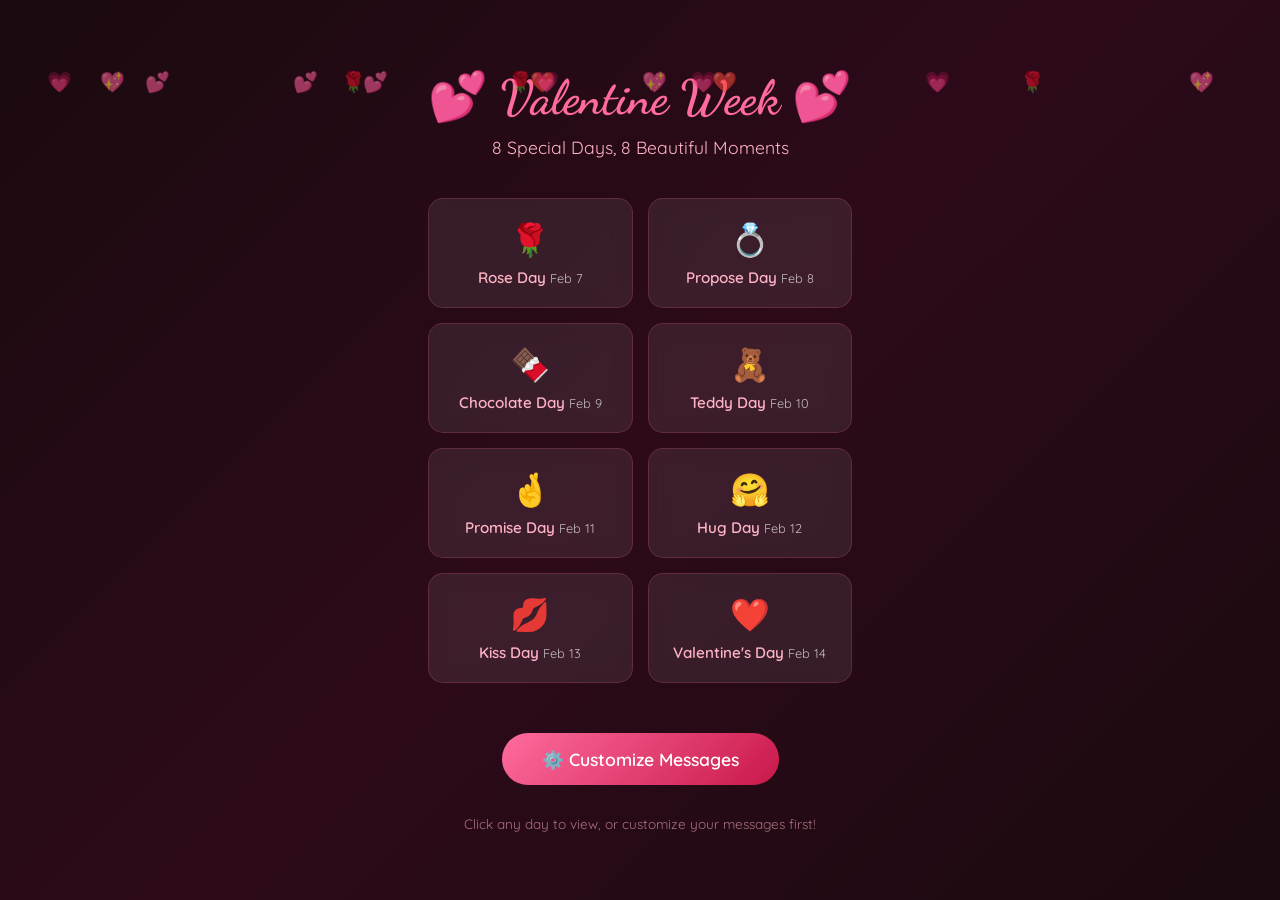
<file: index.html>
<!DOCTYPE html>
<html lang="en">
<head>
    <meta charset="UTF-8">
    <meta name="viewport" content="width=device-width, initial-scale=1.0">
    <title>💕 Special For You - Valentine Week</title>
    <link rel="preconnect" href="https://fonts.googleapis.com">
    <link rel="preconnect" href="https://fonts.gstatic.com" crossorigin>
    <link href="https://fonts.googleapis.com/css2?family=Dancing+Script:wght@400;700&family=Quicksand:wght@300;400;500;600&display=swap" rel="stylesheet">
    <style>
        * {
            margin: 0;
            padding: 0;
            box-sizing: border-box;
        }

        body {
            font-family: 'Quicksand', sans-serif;
            background: linear-gradient(135deg, #1a0a0f 0%, #2d0a1a 50%, #1a0a0f 100%);
            min-height: 100vh;
            color: #fff;
            display: flex;
            flex-direction: column;
            align-items: center;
            justify-content: center;
            padding: 20px;
        }

        .container {
            max-width: 500px;
            text-align: center;
        }

        h1 {
            font-family: 'Dancing Script', cursive;
            font-size: 3rem;
            color: #ff6b9d;
            margin-bottom: 10px;
        }

        .subtitle {
            color: #ffb3c6;
            margin-bottom: 40px;
            font-size: 1.1rem;
        }

        .days-grid {
            display: grid;
            grid-template-columns: repeat(2, 1fr);
            gap: 15px;
            margin-bottom: 30px;
        }

        .day-card {
            background: rgba(255, 255, 255, 0.08);
            backdrop-filter: blur(10px);
            border-radius: 15px;
            padding: 20px 15px;
            text-decoration: none;
            color: #fff;
            transition: all 0.3s ease;
            border: 1px solid rgba(255, 107, 157, 0.2);
        }

        .day-card:hover {
            transform: translateY(-5px);
            background: rgba(255, 107, 157, 0.2);
            box-shadow: 0 10px 30px rgba(255, 107, 157, 0.3);
        }

        .day-emoji {
            font-size: 2rem;
            display: block;
            margin-bottom: 8px;
        }

        .day-name {
            font-weight: 600;
            font-size: 0.95rem;
            color: #ffb3c6;
        }

        .day-date {
            font-size: 0.8rem;
            opacity: 0.7;
            margin-top: 5px;
        }

        .admin-link {
            display: inline-block;
            background: linear-gradient(135deg, #ff6b9d 0%, #c9184a 100%);
            color: #fff;
            padding: 15px 40px;
            border-radius: 50px;
            text-decoration: none;
            font-weight: 600;
            font-size: 1.1rem;
            transition: all 0.3s ease;
            margin-top: 20px;
        }

        .admin-link:hover {
            transform: translateY(-3px);
            box-shadow: 0 10px 30px rgba(201, 24, 74, 0.4);
        }

        .note {
            margin-top: 30px;
            font-size: 0.85rem;
            color: rgba(255, 179, 198, 0.6);
        }

        /* Floating hearts */
        .heart {
            position: fixed;
            font-size: 20px;
            animation: floatUp 8s ease-in-out infinite;
            pointer-events: none;
            opacity: 0.6;
        }

        @keyframes floatUp {
            0% { transform: translateY(100vh) rotate(0deg); opacity: 0; }
            10% { opacity: 0.6; }
            90% { opacity: 0.6; }
            100% { transform: translateY(-100vh) rotate(360deg); opacity: 0; }
        }

        @media (max-width: 400px) {
            h1 { font-size: 2.2rem; }
            .days-grid { grid-template-columns: 1fr 1fr; gap: 10px; }
            .day-card { padding: 15px 10px; }
        }
    </style>
</head>
<body>
    <!-- Floating Hearts -->
    <div id="hearts"></div>

    <div class="container">
        <h1>💕 Valentine Week 💕</h1>
        <p class="subtitle">8 Special Days, 8 Beautiful Moments</p>

        <div class="days-grid">
            <a href="pages/rose.html" class="day-card">
                <span class="day-emoji">🌹</span>
                <span class="day-name">Rose Day</span>
                <span class="day-date">Feb 7</span>
            </a>
            <a href="pages/propose.html" class="day-card">
                <span class="day-emoji">💍</span>
                <span class="day-name">Propose Day</span>
                <span class="day-date">Feb 8</span>
            </a>
            <a href="pages/chocolate.html" class="day-card">
                <span class="day-emoji">🍫</span>
                <span class="day-name">Chocolate Day</span>
                <span class="day-date">Feb 9</span>
            </a>
            <a href="pages/teddy.html" class="day-card">
                <span class="day-emoji">🧸</span>
                <span class="day-name">Teddy Day</span>
                <span class="day-date">Feb 10</span>
            </a>
            <a href="pages/promise.html" class="day-card">
                <span class="day-emoji">🤞</span>
                <span class="day-name">Promise Day</span>
                <span class="day-date">Feb 11</span>
            </a>
            <a href="pages/hug.html" class="day-card">
                <span class="day-emoji">🤗</span>
                <span class="day-name">Hug Day</span>
                <span class="day-date">Feb 12</span>
            </a>
            <a href="pages/kiss.html" class="day-card">
                <span class="day-emoji">💋</span>
                <span class="day-name">Kiss Day</span>
                <span class="day-date">Feb 13</span>
            </a>
            <a href="pages/valentine.html" class="day-card">
                <span class="day-emoji">❤️</span>
                <span class="day-name">Valentine's Day</span>
                <span class="day-date">Feb 14</span>
            </a>
        </div>

        <a href="admin.html" class="admin-link">⚙️ Customize Messages</a>

        <p class="note">Click any day to view, or customize your messages first!</p>
    </div>

    <script>
        // Create floating hearts
        const container = document.getElementById('hearts');
        const hearts = ['💕', '❤️', '💗', '💖', '🌹'];
        for (let i = 0; i < 15; i++) {
            const heart = document.createElement('div');
            heart.className = 'heart';
            heart.textContent = hearts[Math.floor(Math.random() * hearts.length)];
            heart.style.left = Math.random() * 100 + '%';
            heart.style.animationDuration = (Math.random() * 4 + 6) + 's';
            heart.style.animationDelay = Math.random() * 8 + 's';
            container.appendChild(heart);
        }
    </script>
</body>
</html>
</file>
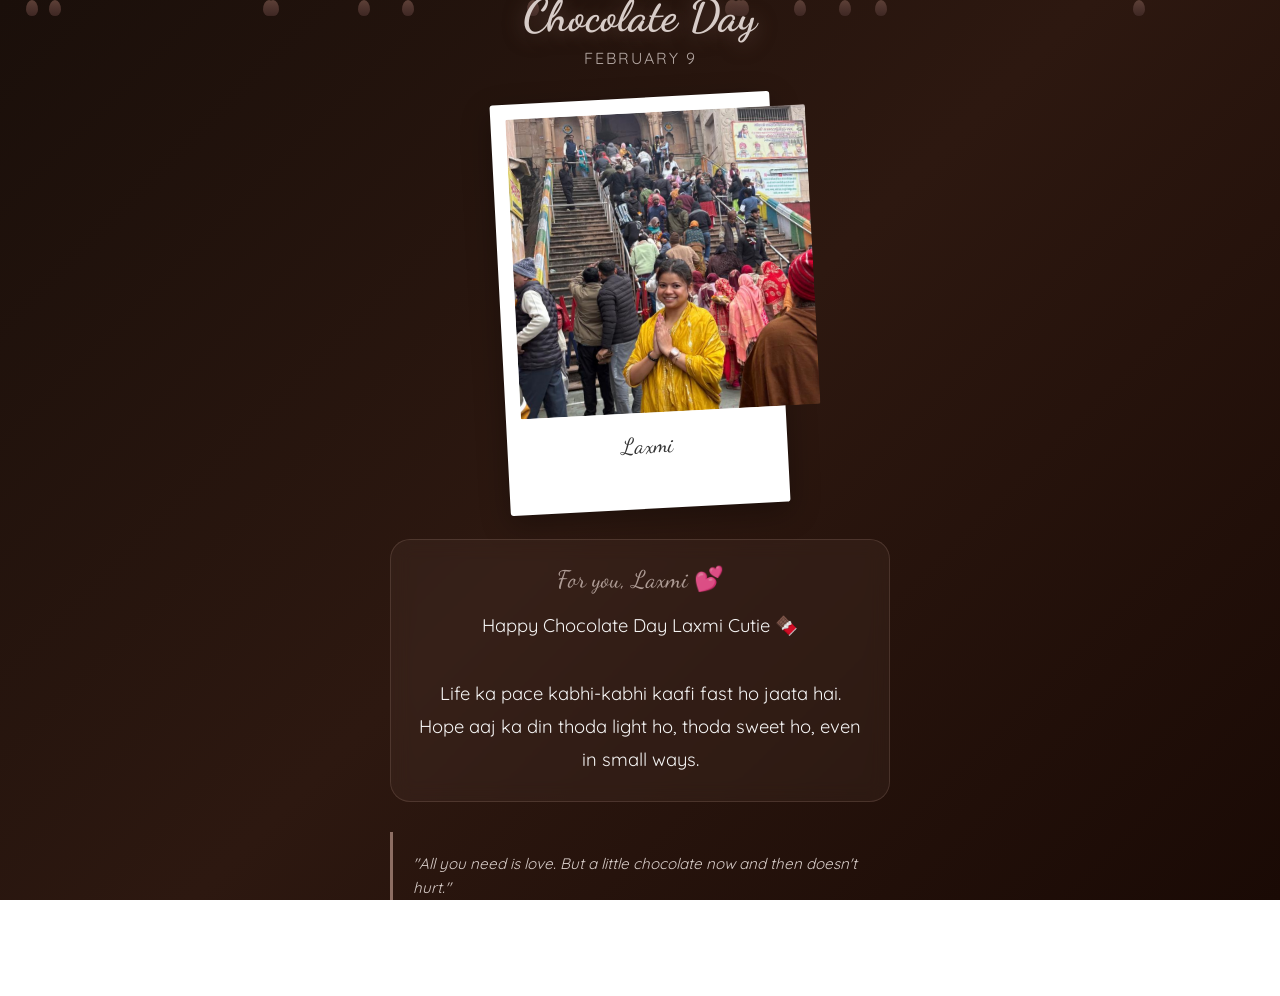
<file: pages/chocolate.html>
﻿<!DOCTYPE html>
<html lang="en">
<head>
    <meta charset="UTF-8">
    <meta http-equiv="Content-Type" content="text/html; charset=utf-8">
    <meta name="viewport" content="width=device-width, initial-scale=1.0, maximum-scale=1.0, user-scalable=no">
    <meta name="apple-mobile-web-app-capable" content="yes">
    <title>Chocolate Day - For Laxmi</title>
    <link href="https://fonts.googleapis.com/css2?family=Dancing+Script:wght@400;700&family=Quicksand:wght@300;400;500;600&display=swap" rel="stylesheet">
    <link rel="stylesheet" href="../shared-styles.css">
    <style>
        body { background: linear-gradient(135deg, #1a0f0a 0%, #2d1810 50%, #1a0a05 100%); color: #fff; }
        .day-title { color: #d7ccc8; text-shadow: 0 2px 20px rgba(141, 110, 99, 0.5); }
        .day-date { color: #d7ccc8; }
        .message-label { color: #bcaaa4; }
        .message-section { border: 1px solid rgba(141, 110, 99, 0.3); background: rgba(141, 110, 99, 0.1); }
        .quote-section { border-left-color: #8d6e63; color: #d7ccc8; }
        .choco-drop { position: fixed; width: 12px; height: 16px; background: linear-gradient(180deg, #5d4037 0%, #3e2723 100%); border-radius: 50% 50% 50% 50% / 60% 60% 40% 40%; animation: dropFall 8s linear infinite; pointer-events: none; }
        @keyframes dropFall { 0% { transform: translateY(-10vh) scale(0.8); opacity: 0; } 10% { opacity: 0.8; } 90% { opacity: 0.8; } 100% { transform: translateY(110vh) scale(1); opacity: 0; } }
        .emoji { font-family: "Apple Color Emoji", "Segoe UI Emoji", "Noto Color Emoji", sans-serif; }
    </style>
</head>
<body>
    <div class="hearts-container" id="chocoContainer"></div>
    <div class="page-container">
        <div class="day-header">
            <span class="day-emoji emoji">&#x1F36B;</span>
            <h1 class="day-title">Chocolate Day</h1>
            <p class="day-date">February 9</p>
        </div>
        <div class="polaroid-container">
            <div class="polaroid">
                <img src="[data-uri]" alt="Laxmi" class="polaroid-image">
                <p class="polaroid-caption">Laxmi</p>
            </div>
        </div>
        <div class="message-section">
            <p class="message-label">For you, Laxmi <span class="emoji">&#x1F495;</span></p>
            <p class="message-text">Happy Chocolate Day Laxmi Cutie <span class="emoji">&#x1F36B;</span><br><br>Life ka pace kabhi-kabhi kaafi fast ho jaata hai.<br>Hope aaj ka din thoda light ho, thoda sweet ho, even in small ways.</p>
        </div>
        <div class="quote-section">
            <p class="quote-text">"All you need is love. But a little chocolate now and then doesn't hurt."</p>
        </div>
        <div class="page-footer">
            <p class="footer-hearts emoji">&#x1F36B;&#x1F90E;&#x1F36B;</p>
            <p>Happy Chocolate Day!</p>
        </div>
    </div>
    <script>
        const container = document.getElementById('chocoContainer');
        for (let i = 0; i < 15; i++) {
            const drop = document.createElement('div');
            drop.className = 'choco-drop';
            drop.style.left = Math.random() * 100 + '%';
            drop.style.animationDuration = (Math.random() * 4 + 6) + 's';
            drop.style.animationDelay = Math.random() * 8 + 's';
            container.appendChild(drop);
        }
    </script>
</body>
</html>
</file>
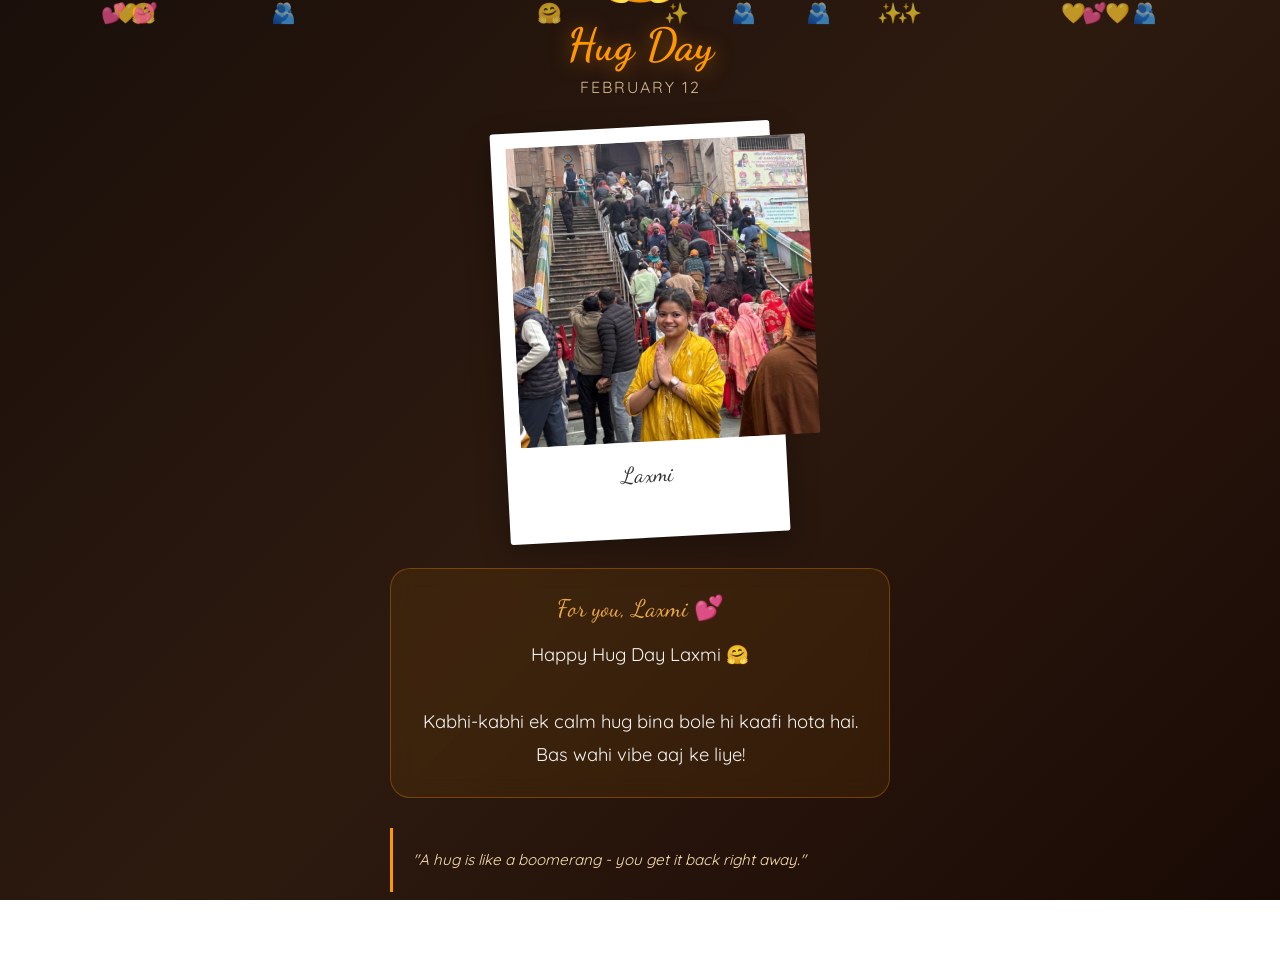
<file: pages/hug.html>
﻿<!DOCTYPE html>
<html lang="en">
<head>
    <meta charset="UTF-8">
    <meta http-equiv="Content-Type" content="text/html; charset=utf-8">
    <meta name="viewport" content="width=device-width, initial-scale=1.0, maximum-scale=1.0, user-scalable=no">
    <meta name="apple-mobile-web-app-capable" content="yes">
    <title>Hug Day - For Laxmi</title>
    <link href="https://fonts.googleapis.com/css2?family=Dancing+Script:wght@400;700&family=Quicksand:wght@300;400;500;600&display=swap" rel="stylesheet">
    <link rel="stylesheet" href="../shared-styles.css">
    <style>
        body { background: linear-gradient(135deg, #1a0f0a 0%, #2d1a0f 50%, #1a0a05 100%); color: #fff; }
        .day-title { color: #ff9800; text-shadow: 0 2px 20px rgba(255, 152, 0, 0.5); }
        .day-date { color: #ffe0b2; }
        .message-label { color: #ffb74d; }
        .message-section { border: 1px solid rgba(255, 152, 0, 0.3); background: rgba(255, 152, 0, 0.08); }
        .quote-section { border-left-color: #ff9800; color: #ffe0b2; }
        .warm-heart { position: fixed; font-size: 20px; animation: hugFloat 10s ease-in-out infinite; pointer-events: none; opacity: 0.7; }
        @keyframes hugFloat { 0% { transform: translateY(100vh) scale(0.5); opacity: 0; } 10% { opacity: 0.7; } 50% { transform: translateY(50vh) scale(1.2); } 90% { opacity: 0.7; } 100% { transform: translateY(-10vh) scale(0.8); opacity: 0; } }
        .day-emoji { animation: hugAnimation 1.5s ease-in-out infinite; }
        @keyframes hugAnimation { 0%, 100% { transform: scale(1); } 25% { transform: scale(1.15) rotate(-5deg); } 75% { transform: scale(1.15) rotate(5deg); } }
        .emoji { font-family: "Apple Color Emoji", "Segoe UI Emoji", "Noto Color Emoji", sans-serif; }
    </style>
</head>
<body>
    <div class="hearts-container" id="hugContainer"></div>
    <div class="page-container">
        <div class="day-header">
            <span class="day-emoji emoji">&#x1F917;</span>
            <h1 class="day-title">Hug Day</h1>
            <p class="day-date">February 12</p>
        </div>
        <div class="polaroid-container">
            <div class="polaroid">
                <img src="[data-uri]" alt="Laxmi" class="polaroid-image">
                <p class="polaroid-caption">Laxmi</p>
            </div>
        </div>
        <div class="message-section">
            <p class="message-label">For you, Laxmi <span class="emoji">&#x1F495;</span></p>
            <p class="message-text">Happy Hug Day Laxmi <span class="emoji">&#x1F917;</span><br><br>Kabhi-kabhi ek calm hug bina bole hi kaafi hota hai.<br>Bas wahi vibe aaj ke liye!</p>
        </div>
        <div class="quote-section">
            <p class="quote-text">"A hug is like a boomerang - you get it back right away."</p>
        </div>
        <div class="page-footer">
            <p class="footer-hearts emoji">&#x1F917;&#x1F9E1;&#x1F917;</p>
            <p>Happy Hug Day!</p>
        </div>
    </div>
    <script>
        const container = document.getElementById('hugContainer');
        const elements = ['\u{1F917}', '\u{1F9E1}', '\u{1F49B}', '\u{2728}', '\u{1F495}', '\u{1FAC2}'];
        for (let i = 0; i < 15; i++) {
            const el = document.createElement('div');
            el.className = 'warm-heart';
            el.textContent = elements[Math.floor(Math.random() * elements.length)];
            el.style.left = Math.random() * 100 + '%';
            el.style.animationDuration = (Math.random() * 5 + 8) + 's';
            el.style.animationDelay = Math.random() * 10 + 's';
            container.appendChild(el);
        }
    </script>
</body>
</html>
</file>
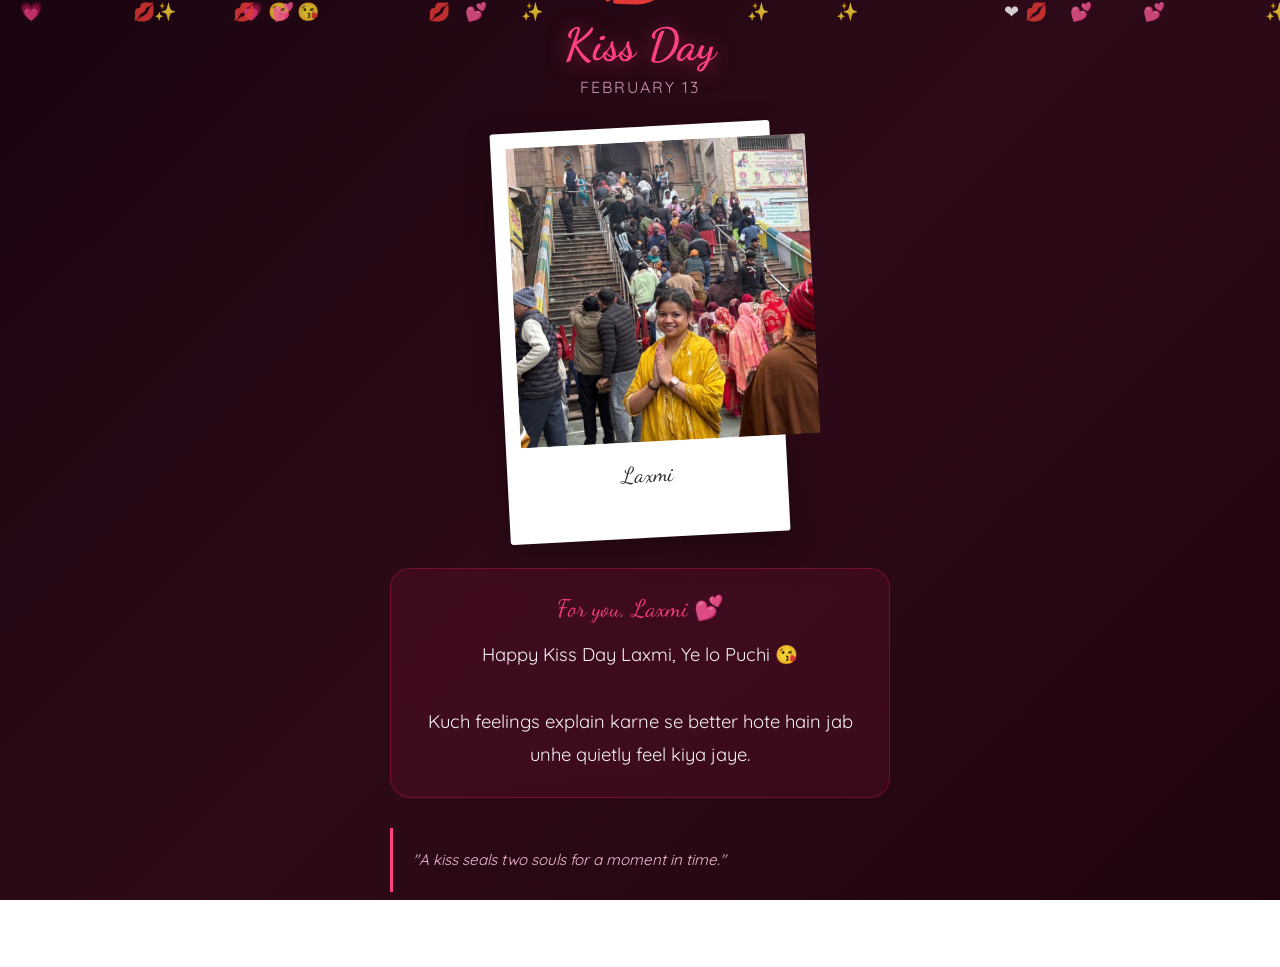
<file: pages/kiss.html>
﻿<!DOCTYPE html>
<html lang="en">
<head>
    <meta charset="UTF-8">
    <meta http-equiv="Content-Type" content="text/html; charset=utf-8">
    <meta name="viewport" content="width=device-width, initial-scale=1.0, maximum-scale=1.0, user-scalable=no">
    <meta name="apple-mobile-web-app-capable" content="yes">
    <title>Kiss Day - For Laxmi</title>
    <link href="https://fonts.googleapis.com/css2?family=Dancing+Script:wght@400;700&family=Quicksand:wght@300;400;500;600&display=swap" rel="stylesheet">
    <link rel="stylesheet" href="../shared-styles.css">
    <style>
        body { background: linear-gradient(135deg, #1a0510 0%, #2d0a18 50%, #20050d 100%); color: #fff; }
        .day-title { color: #ff4081; text-shadow: 0 2px 20px rgba(255, 64, 129, 0.5); }
        .day-date { color: #f8bbd9; }
        .message-label { color: #ff4081; }
        .message-section { border: 1px solid rgba(233, 30, 99, 0.3); background: rgba(233, 30, 99, 0.1); }
        .quote-section { border-left-color: #ff4081; color: #f8bbd9; }
        .kiss-mark { position: fixed; font-size: 18px; animation: kissFloat 8s ease-in-out infinite; pointer-events: none; opacity: 0.8; }
        @keyframes kissFloat { 0% { transform: translateY(100vh) rotate(-20deg) scale(0.5); opacity: 0; } 10% { opacity: 0.8; } 90% { opacity: 0.8; } 100% { transform: translateY(-100vh) rotate(20deg) scale(1.2); opacity: 0; } }
        .day-emoji { animation: kissAnimation 2s ease-in-out infinite; }
        @keyframes kissAnimation { 0%, 100% { transform: scale(1); } 50% { transform: scale(1.2); filter: brightness(1.2); } }
        .emoji { font-family: "Apple Color Emoji", "Segoe UI Emoji", "Noto Color Emoji", sans-serif; }
    </style>
</head>
<body>
    <div class="hearts-container" id="kissContainer"></div>
    <div class="page-container">
        <div class="day-header">
            <span class="day-emoji emoji">&#x1F48B;</span>
            <h1 class="day-title">Kiss Day</h1>
            <p class="day-date">February 13</p>
        </div>
        <div class="polaroid-container">
            <div class="polaroid">
                <img src="[data-uri]" alt="Laxmi" class="polaroid-image">
                <p class="polaroid-caption">Laxmi</p>
            </div>
        </div>
        <div class="message-section">
            <p class="message-label">For you, Laxmi <span class="emoji">&#x1F495;</span></p>
            <p class="message-text">Happy Kiss Day Laxmi, Ye lo Puchi <span class="emoji">&#x1F618;</span><br><br>Kuch feelings explain karne se better hote hain jab unhe quietly feel kiya jaye.</p>
        </div>
        <div class="quote-section">
            <p class="quote-text">"A kiss seals two souls for a moment in time."</p>
        </div>
        <div class="page-footer">
            <p class="footer-hearts emoji">&#x1F48B;&#x1F495;&#x1F48B;</p>
            <p>Happy Kiss Day!</p>
        </div>
    </div>
    <script>
        const container = document.getElementById('kissContainer');
        const elements = ['\u{1F48B}', '\u{1F495}', '\u{1F497}', '\u{2728}', '\u{2764}', '\u{1F618}'];
        for (let i = 0; i < 18; i++) {
            const el = document.createElement('div');
            el.className = 'kiss-mark';
            el.textContent = elements[Math.floor(Math.random() * elements.length)];
            el.style.left = Math.random() * 100 + '%';
            el.style.animationDuration = (Math.random() * 4 + 6) + 's';
            el.style.animationDelay = Math.random() * 8 + 's';
            container.appendChild(el);
        }
    </script>
</body>
</html>
</file>
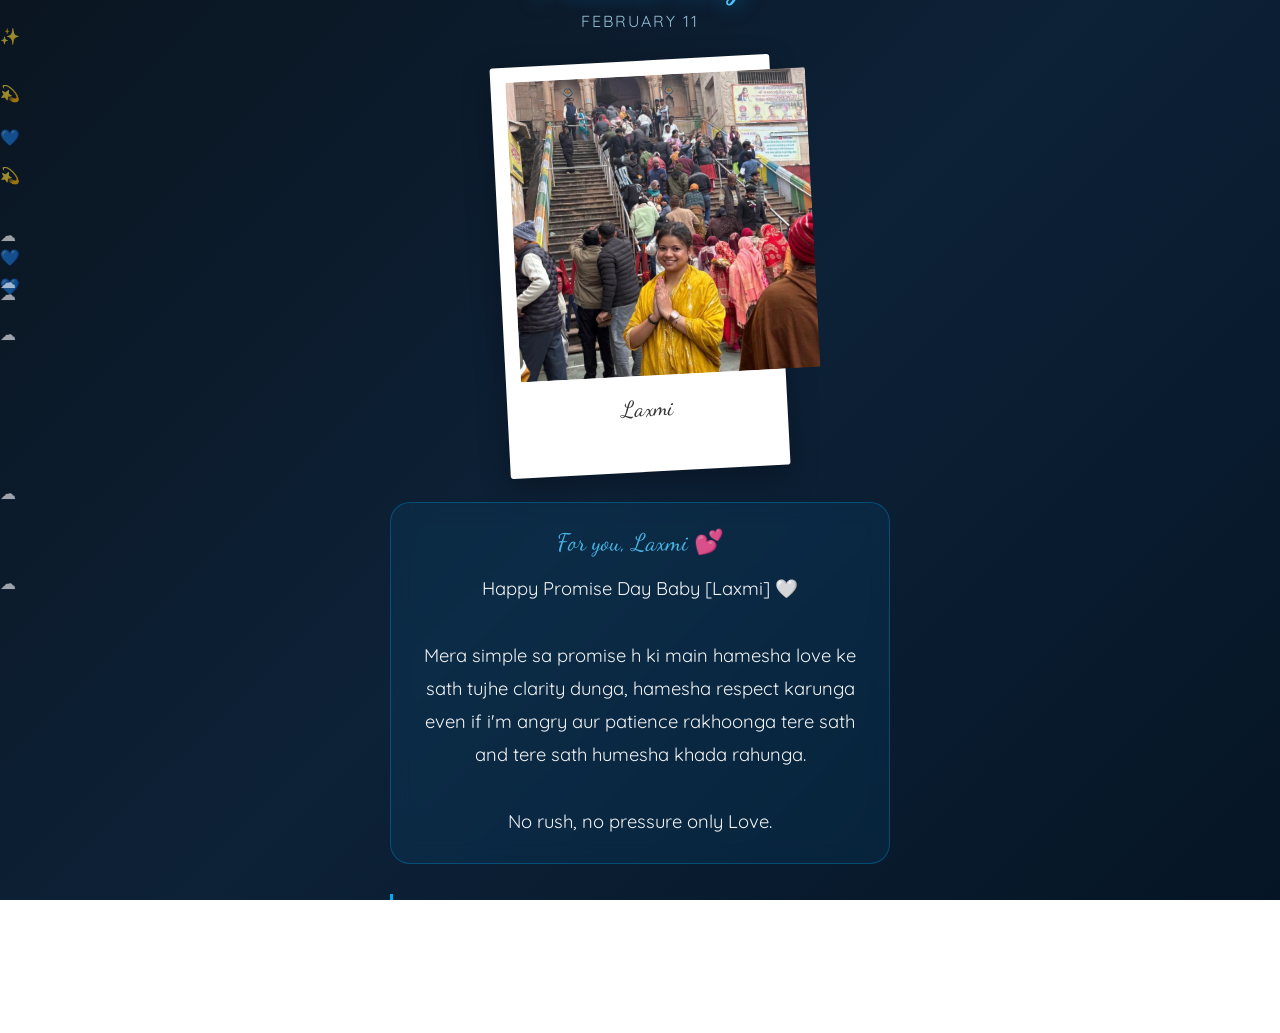
<file: pages/promise.html>
﻿<!DOCTYPE html>
<html lang="en">
<head>
    <meta charset="UTF-8">
    <meta http-equiv="Content-Type" content="text/html; charset=utf-8">
    <meta name="viewport" content="width=device-width, initial-scale=1.0, maximum-scale=1.0, user-scalable=no">
    <meta name="apple-mobile-web-app-capable" content="yes">
    <title>Promise Day - For Laxmi</title>
    <link href="https://fonts.googleapis.com/css2?family=Dancing+Script:wght@400;700&family=Quicksand:wght@300;400;500;600&display=swap" rel="stylesheet">
    <link rel="stylesheet" href="../shared-styles.css">
    <style>
        body { background: linear-gradient(135deg, #0a1520 0%, #0d2137 50%, #051525 100%); color: #fff; }
        .day-title { color: #4fc3f7; text-shadow: 0 2px 20px rgba(3, 169, 244, 0.5); }
        .day-date { color: #b3e5fc; }
        .message-label { color: #4fc3f7; }
        .message-section { border: 1px solid rgba(3, 169, 244, 0.3); background: rgba(3, 169, 244, 0.08); }
        .quote-section { border-left-color: #03a9f4; color: #b3e5fc; }
        .cloud-star { position: fixed; font-size: 16px; animation: floatCloud 15s ease-in-out infinite; pointer-events: none; opacity: 0.6; }
        @keyframes floatCloud { 0% { transform: translateX(-100px) translateY(0); opacity: 0; } 10% { opacity: 0.6; } 90% { opacity: 0.6; } 100% { transform: translateX(calc(100vw + 100px)) translateY(-50px); opacity: 0; } }
        .day-emoji { animation: pinkyPromise 2s ease-in-out infinite; }
        @keyframes pinkyPromise { 0%, 100% { transform: rotate(-10deg); } 50% { transform: rotate(10deg); } }
        .emoji { font-family: "Apple Color Emoji", "Segoe UI Emoji", "Noto Color Emoji", sans-serif; }
    </style>
</head>
<body>
    <div class="hearts-container" id="cloudContainer"></div>
    <div class="page-container">
        <div class="day-header">
            <span class="day-emoji emoji">&#x1F91E;</span>
            <h1 class="day-title">Promise Day</h1>
            <p class="day-date">February 11</p>
        </div>
        <div class="polaroid-container">
            <div class="polaroid">
                <img src="[data-uri]" alt="Laxmi" class="polaroid-image">
                <p class="polaroid-caption">Laxmi</p>
            </div>
        </div>
        <div class="message-section">
            <p class="message-label">For you, Laxmi <span class="emoji">&#x1F495;</span></p>
            <p class="message-text">Happy Promise Day Baby [Laxmi] <span class="emoji">&#x1F90D;</span><br><br>Mera simple sa promise h ki main hamesha love ke sath tujhe clarity dunga, hamesha respect karunga even if i'm angry aur patience rakhoonga tere sath and tere sath humesha khada rahunga.<br><br>No rush, no pressure only Love.</p>
        </div>
        <div class="quote-section">
            <p class="quote-text">"A promise is a cloud; fulfillment is rain."</p>
        </div>
        <div class="page-footer">
            <p class="footer-hearts emoji">&#x1F91E;&#x1F499;&#x1F91E;</p>
            <p>Happy Promise Day!</p>
        </div>
    </div>
    <script>
        const container = document.getElementById('cloudContainer');
        const elements = ['\u{2601}', '\u{2728}', '\u{1F4AB}', '\u{2B50}', '\u{1F499}'];
        for (let i = 0; i < 12; i++) {
            const el = document.createElement('div');
            el.className = 'cloud-star';
            el.textContent = elements[Math.floor(Math.random() * elements.length)];
            el.style.top = Math.random() * 80 + '%';
            el.style.animationDuration = (Math.random() * 10 + 15) + 's';
            el.style.animationDelay = Math.random() * 15 + 's';
            container.appendChild(el);
        }
    </script>
</body>
</html>
</file>
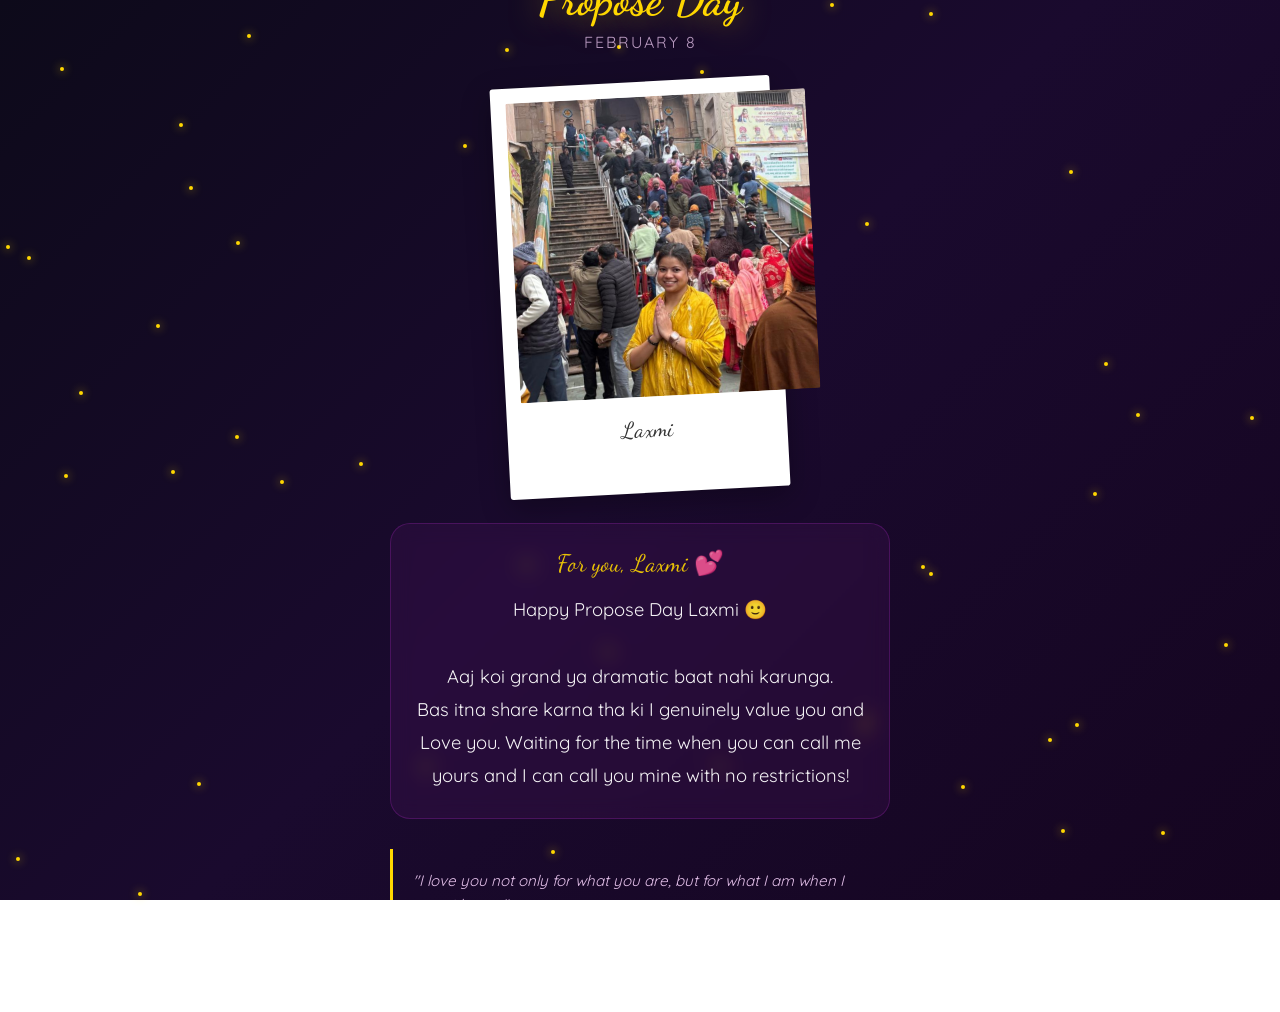
<file: pages/propose.html>
﻿<!DOCTYPE html>
<html lang="en">
<head>
    <meta charset="UTF-8">
    <meta http-equiv="Content-Type" content="text/html; charset=utf-8">
    <meta name="viewport" content="width=device-width, initial-scale=1.0, maximum-scale=1.0, user-scalable=no">
    <meta name="apple-mobile-web-app-capable" content="yes">
    <title>Propose Day - For Laxmi</title>
    <link href="https://fonts.googleapis.com/css2?family=Dancing+Script:wght@400;700&family=Quicksand:wght@300;400;500;600&display=swap" rel="stylesheet">
    <link rel="stylesheet" href="../shared-styles.css">
    <style>
        body { background: linear-gradient(135deg, #0d0a1a 0%, #1a0a2e 50%, #150520 100%); color: #fff; }
        .day-title { color: #ffd700; text-shadow: 0 0 30px rgba(255, 215, 0, 0.5); }
        .day-date { color: #e1bee7; }
        .message-label { color: #ffd700; }
        .message-section { border: 1px solid rgba(156, 39, 176, 0.3); background: rgba(156, 39, 176, 0.1); }
        .quote-section { border-left-color: #ffd700; color: #e1bee7; }
        .star { position: fixed; width: 4px; height: 4px; background: #ffd700; border-radius: 50%; animation: twinkle 2s ease-in-out infinite; pointer-events: none; box-shadow: 0 0 10px #ffd700; }
        @keyframes twinkle { 0%, 100% { opacity: 0.3; transform: scale(1); } 50% { opacity: 1; transform: scale(1.5); } }
        .day-emoji { animation: ringGlow 2s ease-in-out infinite; }
        @keyframes ringGlow { 0%, 100% { filter: drop-shadow(0 0 10px rgba(255, 215, 0, 0.5)); } 50% { filter: drop-shadow(0 0 30px rgba(255, 215, 0, 0.8)); } }
        .emoji { font-family: "Apple Color Emoji", "Segoe UI Emoji", "Noto Color Emoji", sans-serif; }
    </style>
</head>
<body>
    <div class="hearts-container" id="starsContainer"></div>
    <div class="page-container">
        <div class="day-header">
            <span class="day-emoji emoji">&#x1F48D;</span>
            <h1 class="day-title">Propose Day</h1>
            <p class="day-date">February 8</p>
        </div>
        <div class="polaroid-container">
            <div class="polaroid">
                <img src="[data-uri]" alt="Laxmi" class="polaroid-image">
                <p class="polaroid-caption">Laxmi</p>
            </div>
        </div>
        <div class="message-section">
            <p class="message-label">For you, Laxmi <span class="emoji">&#x1F495;</span></p>
            <p class="message-text">Happy Propose Day Laxmi <span class="emoji">&#x1F642;</span><br><br>Aaj koi grand ya dramatic baat nahi karunga.<br>Bas itna share karna tha ki I genuinely value you and Love you. Waiting for the time when you can call me yours and I can call you mine with no restrictions!</p>
        </div>
        <div class="quote-section">
            <p class="quote-text">"I love you not only for what you are, but for what I am when I am with you."</p>
        </div>
        <div class="page-footer">
            <p class="footer-hearts emoji">&#x1F48D;&#x2728;&#x1F48D;</p>
            <p>Happy Propose Day!</p>
        </div>
    </div>
    <script>
        const container = document.getElementById('starsContainer');
        for (let i = 0; i < 50; i++) {
            const star = document.createElement('div');
            star.className = 'star';
            star.style.left = Math.random() * 100 + '%';
            star.style.top = Math.random() * 100 + '%';
            star.style.animationDuration = (Math.random() * 2 + 1) + 's';
            star.style.animationDelay = Math.random() * 2 + 's';
            container.appendChild(star);
        }
    </script>
</body>
</html>
</file>
<file: shared-styles.css>
/* ============================================
   Valentine Week - Shared Styles
   Mobile-Optimized for iPhone
   ============================================ */

* {
    margin: 0;
    padding: 0;
    box-sizing: border-box;
}

html, body {
    height: 100%;
    overflow-x: hidden;
}

body {
    font-family: 'Quicksand', sans-serif;
    min-height: 100vh;
    min-height: -webkit-fill-available;
    display: flex;
    flex-direction: column;
    align-items: center;
    justify-content: center;
    padding: 20px;
    padding-top: env(safe-area-inset-top, 20px);
    padding-bottom: env(safe-area-inset-bottom, 20px);
}

/* ============================================
   Floating Hearts Animation
   ============================================ */
.hearts-container {
    position: fixed;
    top: 0;
    left: 0;
    width: 100%;
    height: 100%;
    pointer-events: none;
    overflow: hidden;
    z-index: 0;
}

.floating-heart {
    position: absolute;
    animation: floatUp 8s ease-in-out infinite;
    opacity: 0;
    font-size: 20px;
}

@keyframes floatUp {
    0% {
        transform: translateY(100vh) rotate(0deg) scale(0.5);
        opacity: 0;
    }
    10% {
        opacity: 0.8;
    }
    90% {
        opacity: 0.8;
    }
    100% {
        transform: translateY(-100vh) rotate(720deg) scale(1);
        opacity: 0;
    }
}

/* ============================================
   Main Content Container
   ============================================ */
.page-container {
    position: relative;
    z-index: 1;
    width: 100%;
    max-width: 420px;
    text-align: center;
    animation: fadeInUp 1s ease;
}

@keyframes fadeInUp {
    from {
        opacity: 0;
        transform: translateY(30px);
    }
    to {
        opacity: 1;
        transform: translateY(0);
    }
}

/* ============================================
   Day Header
   ============================================ */
.day-header {
    margin-bottom: 25px;
}

.day-emoji {
    font-size: 4rem;
    display: block;
    margin-bottom: 10px;
    animation: bounce 2s ease-in-out infinite;
}

@keyframes bounce {
    0%, 100% { transform: translateY(0); }
    50% { transform: translateY(-15px); }
}

.day-title {
    font-family: 'Dancing Script', cursive;
    font-size: 2.8rem;
    margin-bottom: 5px;
    text-shadow: 0 2px 20px rgba(0,0,0,0.3);
}

.day-date {
    font-size: 1rem;
    opacity: 0.8;
    letter-spacing: 2px;
    text-transform: uppercase;
}

/* ============================================
   Polaroid Photo Frame
   ============================================ */
.polaroid-container {
    margin: 30px auto;
    animation: floatPolaroid 4s ease-in-out infinite;
}

@keyframes floatPolaroid {
    0%, 100% { transform: translateY(0) rotate(-2deg); }
    50% { transform: translateY(-10px) rotate(2deg); }
}

.polaroid {
    background: #fff;
    padding: 15px 15px 50px 15px;
    border-radius: 3px;
    box-shadow: 
        0 10px 30px rgba(0,0,0,0.3),
        0 0 0 1px rgba(0,0,0,0.05);
    display: inline-block;
    transform: rotate(-3deg);
    transition: transform 0.3s ease;
    max-width: 280px;
}

.polaroid:hover {
    transform: rotate(0deg) scale(1.02);
}

.polaroid-image {
    width: 250px;
    height: 250px;
    object-fit: cover;
    border-radius: 2px;
    background: linear-gradient(135deg, #f5f5f5 0%, #e0e0e0 100%);
}

.polaroid-caption {
    font-family: 'Dancing Script', cursive;
    font-size: 1.4rem;
    color: #333;
    margin-top: 15px;
    padding: 0 10px;
}

/* Placeholder when no image */
.polaroid-placeholder {
    width: 250px;
    height: 250px;
    background: linear-gradient(135deg, #f5f5f5 0%, #e0e0e0 100%);
    display: flex;
    align-items: center;
    justify-content: center;
    font-size: 4rem;
    border-radius: 2px;
}

/* ============================================
   Message Section
   ============================================ */
.message-section {
    margin: 30px 0;
    padding: 25px;
    background: rgba(255,255,255,0.1);
    backdrop-filter: blur(10px);
    border-radius: 20px;
    animation: fadeIn 1s ease 0.5s both;
}

@keyframes fadeIn {
    from { opacity: 0; }
    to { opacity: 1; }
}

.message-label {
    font-family: 'Dancing Script', cursive;
    font-size: 1.5rem;
    margin-bottom: 15px;
    opacity: 0.9;
}

.message-text {
    font-size: 1.15rem;
    line-height: 1.8;
    opacity: 0.95;
}

/* ============================================
   Quote Section
   ============================================ */
.quote-section {
    margin-top: 25px;
    padding: 20px;
    border-left: 3px solid currentColor;
    opacity: 0.7;
    font-style: italic;
    text-align: left;
    animation: fadeIn 1s ease 0.8s both;
}

.quote-text {
    font-size: 0.95rem;
    line-height: 1.6;
}

/* ============================================
   Footer
   ============================================ */
.page-footer {
    margin-top: 30px;
    opacity: 0.6;
    font-size: 0.85rem;
    animation: fadeIn 1s ease 1s both;
}

.footer-hearts {
    font-size: 1.2rem;
    margin-bottom: 5px;
}

/* ============================================
   Sparkle Effects
   ============================================ */
.sparkle {
    position: absolute;
    width: 10px;
    height: 10px;
    background: currentColor;
    border-radius: 50%;
    animation: sparkle 1.5s ease-in-out infinite;
    pointer-events: none;
}

@keyframes sparkle {
    0%, 100% {
        opacity: 0;
        transform: scale(0);
    }
    50% {
        opacity: 1;
        transform: scale(1);
    }
}

/* ============================================
   Theme Variables - Will be overridden per page
   ============================================ */
:root {
    --bg-gradient-start: #1a0a0f;
    --bg-gradient-end: #2d0a1a;
    --primary-color: #ff6b9d;
    --secondary-color: #ffb3c6;
    --text-color: #ffffff;
    --accent-color: #ffd700;
}

/* ============================================
   Responsive Design
   ============================================ */
@media (max-width: 380px) {
    .day-title {
        font-size: 2.2rem;
    }
    
    .polaroid {
        padding: 10px 10px 40px 10px;
    }
    
    .polaroid-image,
    .polaroid-placeholder {
        width: 200px;
        height: 200px;
    }
    
    .message-section {
        padding: 20px 15px;
    }
}

@media (min-width: 768px) {
    .page-container {
        max-width: 500px;
    }
    
    .polaroid-image,
    .polaroid-placeholder {
        width: 300px;
        height: 300px;
    }
}

/* ============================================
   Loading State
   ============================================ */
.loading {
    display: flex;
    align-items: center;
    justify-content: center;
    height: 100vh;
    font-size: 2rem;
}

.loading-heart {
    animation: heartbeat 1s ease-in-out infinite;
}

@keyframes heartbeat {
    0%, 100% { transform: scale(1); }
    50% { transform: scale(1.2); }
}

/* ============================================
   No Config Message
   ============================================ */
.no-config {
    text-align: center;
    padding: 40px 20px;
}

.no-config h2 {
    font-family: 'Dancing Script', cursive;
    font-size: 2rem;
    margin-bottom: 20px;
}

.no-config p {
    opacity: 0.8;
    margin-bottom: 10px;
}

.setup-link {
    display: inline-block;
    margin-top: 20px;
    padding: 15px 30px;
    background: var(--primary-color);
    color: #fff;
    text-decoration: none;
    border-radius: 50px;
    font-weight: 600;
    transition: all 0.3s ease;
}

.setup-link:hover {
    transform: translateY(-3px);
    box-shadow: 0 10px 30px rgba(0,0,0,0.3);
}
</file>
